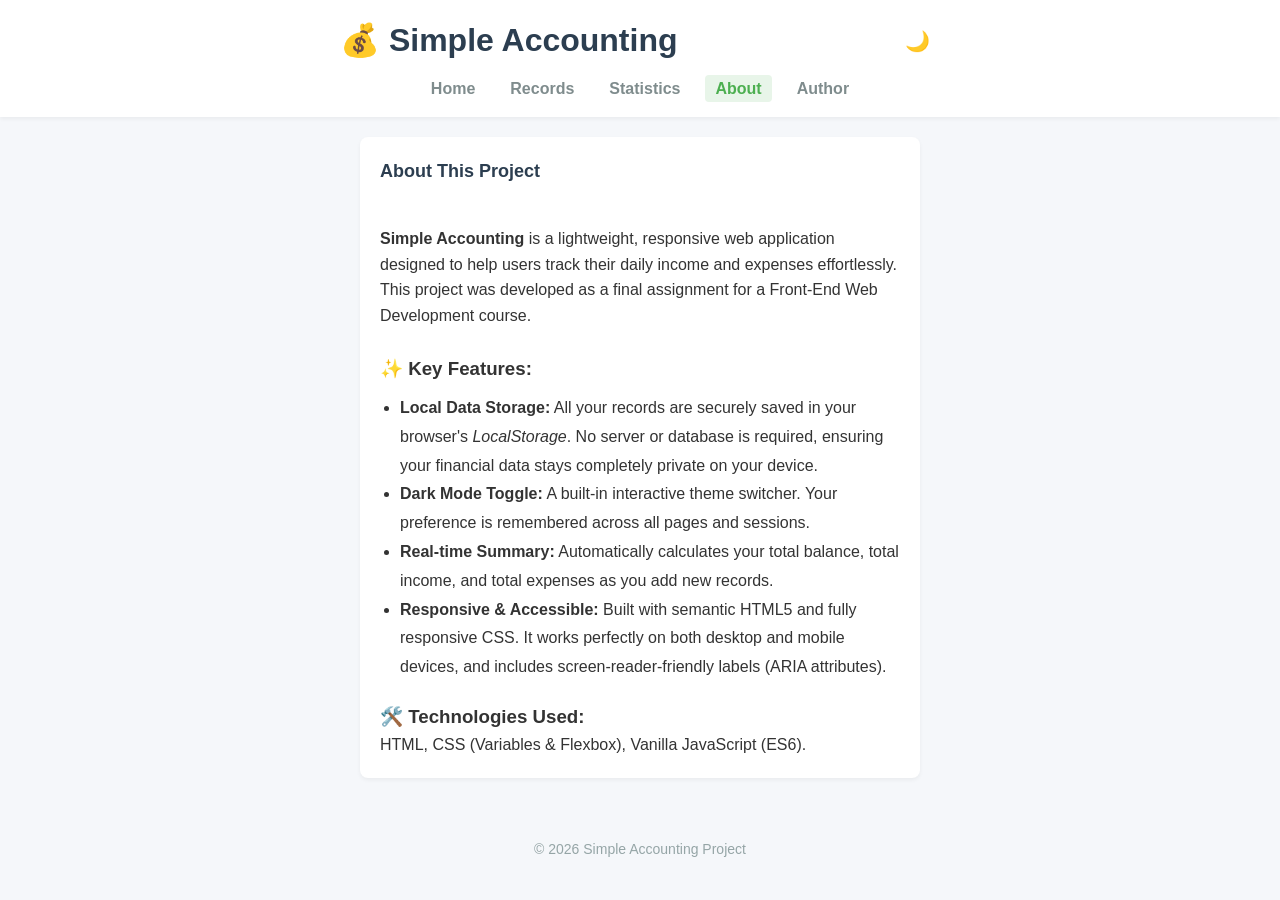
<file: about.html>
<!DOCTYPE html>
<html lang="en">
<head>
    <meta charset="UTF-8">
    <meta name="viewport" content="width=device-width, initial-scale=1.0">
    <title>About - Simple Accounting</title>
    <link rel="stylesheet" href="style.css">
</head>
<body>
    <header>
        <div style="display: flex; justify-content: space-between; align-items: center; max-width: 600px; margin: 0 auto 10px;">
            <h1 style="margin: 0;">💰 Simple Accounting</h1>
            <button id="theme-toggle" class="theme-toggle-btn" aria-label="Toggle Dark Mode">🌙</button>
        </div>
        <nav aria-label="Main Menu">
            <ul>
                <li><a href="index.html">Home</a ></li>
                <li><a href="records.html">Records</a ></li>
                <li><a href="stats.html">Statistics</a ></li>
                <li><a href="about.html" aria-current="page">About</a ></li>
                <li><a href="author.html">Author</a ></li>
            </ul>
        </nav>
    </header>

    <main class="container">
        <section class="form-card">
            <h2>About This Project</h2>
            <br>
            <p><strong>Simple Accounting</strong> is a lightweight, responsive web application designed to help users track their daily income and expenses effortlessly. This project was developed as a final assignment for a Front-End Web Development course.</p >
            <br>
            <h3>✨ Key Features:</h3>
            <ul style="margin-left: 20px; line-height: 1.8; margin-top: 10px; margin-bottom: 20px;">
                <li><strong>Local Data Storage:</strong> All your records are securely saved in your browser's <em>LocalStorage</em>. No server or database is required, ensuring your financial data stays completely private on your device.</li>
                <li><strong>Dark Mode Toggle:</strong> A built-in interactive theme switcher. Your preference is remembered across all pages and sessions.</li>
                <li><strong>Real-time Summary:</strong> Automatically calculates your total balance, total income, and total expenses as you add new records.</li>
                <li><strong>Responsive & Accessible:</strong> Built with semantic HTML5 and fully responsive CSS. It works perfectly on both desktop and mobile devices, and includes screen-reader-friendly labels (ARIA attributes).</li>
            </ul>
            <h3>🛠️ Technologies Used:</h3>
            <p>HTML, CSS (Variables & Flexbox), Vanilla JavaScript (ES6).</p >
        </section>
    </main>

    <footer>
        <p>&copy; 2026 Simple Accounting Project</p >
    </footer>

    <script>
        const themeToggleBtn = document.getElementById('theme-toggle');
        if (localStorage.getItem('theme') === 'dark') { document.body.classList.add('dark-mode'); if (themeToggleBtn) themeToggleBtn.textContent = '☀️'; }
        if (themeToggleBtn) {
            themeToggleBtn.addEventListener('click', () => {
                document.body.classList.toggle('dark-mode');
                if (document.body.classList.contains('dark-mode')) { themeToggleBtn.textContent = '☀️'; localStorage.setItem('theme', 'dark'); } 
                else { themeToggleBtn.textContent = '🌙'; localStorage.setItem('theme', 'light'); }
            });
        }
    </script>
</body>
</html>
</file>
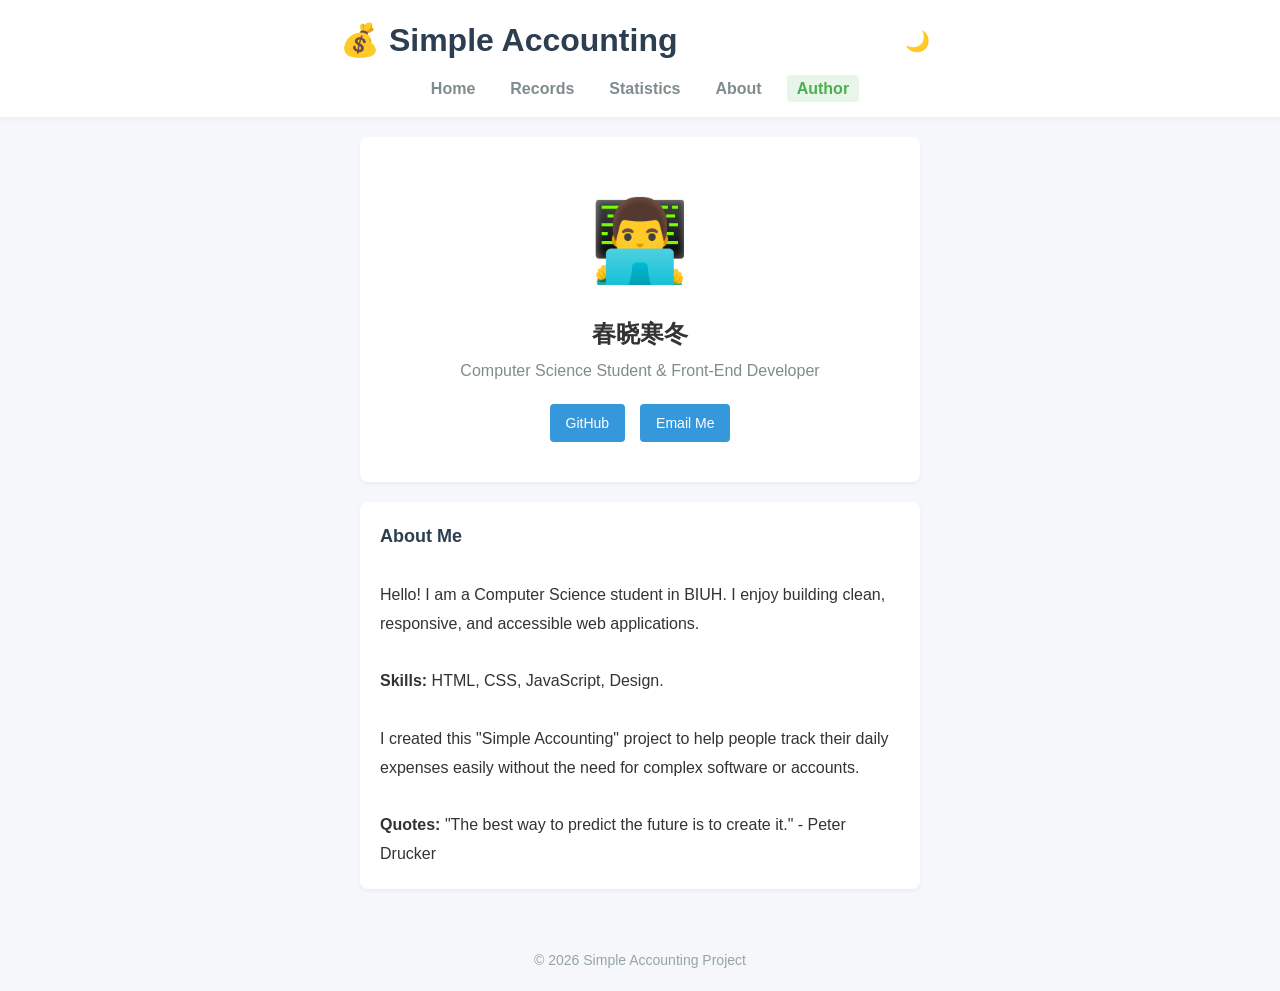
<file: author.html>
<!DOCTYPE html>
<html lang="en">
<head>
    <meta charset="UTF-8">
    <meta name="viewport" content="width=device-width, initial-scale=1.0">
    <title>Author - Simple Accounting</title>
    <link rel="stylesheet" href="style.css">
    <style>
        .profile-card { text-align: center; background: var(--card-bg); padding: 40px 20px; border-radius: 8px; box-shadow: 0 2px 4px rgba(0,0,0,0.05); margin-bottom: 20px; }
        .profile-avatar { font-size: 80px; margin-bottom: 10px; }
        .profile-card h2 { color: var(--text-color); margin-bottom: 5px; }
        .profile-card .role { color: #7f8c8d; font-size: 16px; margin-bottom: 20px; }
        .contact-links { margin-top: 20px; display: flex; justify-content: center; gap: 15px; flex-wrap: wrap; }
        .contact-links a { text-decoration: none; color: white; background: #3498db; padding: 8px 16px; border-radius: 4px; font-size: 14px; transition: background 0.2s; }
        .contact-links a:hover { background: #2980b9; }
        .profile-text { text-align: left; margin-top: 30px; line-height: 1.8; color: var(--text-color); }
    </style>
</head>
<body>
    <header>
        <div style="display: flex; justify-content: space-between; align-items: center; max-width: 600px; margin: 0 auto 10px;">
            <h1 style="margin: 0;">💰 Simple Accounting</h1>
            <button id="theme-toggle" class="theme-toggle-btn" aria-label="Toggle Dark Mode">🌙</button>
        </div>
        <nav aria-label="Main Menu">
            <ul>
                <li><a href="index.html">Home</a ></li>
                <li><a href="records.html">Records</a ></li>
                <li><a href="stats.html">Statistics</a ></li>
                <li><a href="about.html">About</a ></li>
                <li><a href="author.html" aria-current="page">Author</a ></li>
            </ul>
        </nav>
    </header>

    <main class="container">
        <section class="profile-card">
            <div class="profile-avatar">👨‍💻</div>
            <!-- 这里你可以把 Allan 换成你的真实名字 -->
            <h2>春晓寒冬</h2>
            <p class="role">Computer Science Student & Front-End Developer</p >
            
            <div class="contact-links">
                <a href="https://github.com/allan601" target="_blank">GitHub</a >
                <a href="mailto:your-email@example.com">Email Me</a >
            </div>
        </section>

        <section class="form-card">
            <h2>About Me</h2>
            <div class="profile-text">
                <p>Hello! I am a  Computer Science student in BIUH. I enjoy building clean, responsive, and accessible web applications.</p >
                <br>
                <p><strong>Skills:</strong> HTML, CSS, JavaScript,  Design.</p >
                <br>
                <p>I created this "Simple Accounting" project to help people track their daily expenses easily without the need for complex software or accounts.</p >
                <br>
                <p><strong>Quotes:</strong> "The best way to predict the future is to create it." - Peter Drucker</p >   
            </div>
        </section>
    </main>

    <footer>
        <p>&copy; 2026 Simple Accounting Project</p >
    </footer>

    <script>
        const themeToggleBtn = document.getElementById('theme-toggle');
        if (localStorage.getItem('theme') === 'dark') { document.body.classList.add('dark-mode'); if (themeToggleBtn) themeToggleBtn.textContent = '☀️'; }
        if (themeToggleBtn) {
            themeToggleBtn.addEventListener('click', () => {
                document.body.classList.toggle('dark-mode');
                if (document.body.classList.contains('dark-mode')) { themeToggleBtn.textContent = '☀️'; localStorage.setItem('theme', 'dark'); } 
                else { themeToggleBtn.textContent = '🌙'; localStorage.setItem('theme', 'light'); }
            });
        }
    </script>
</body>
</html>
</file>
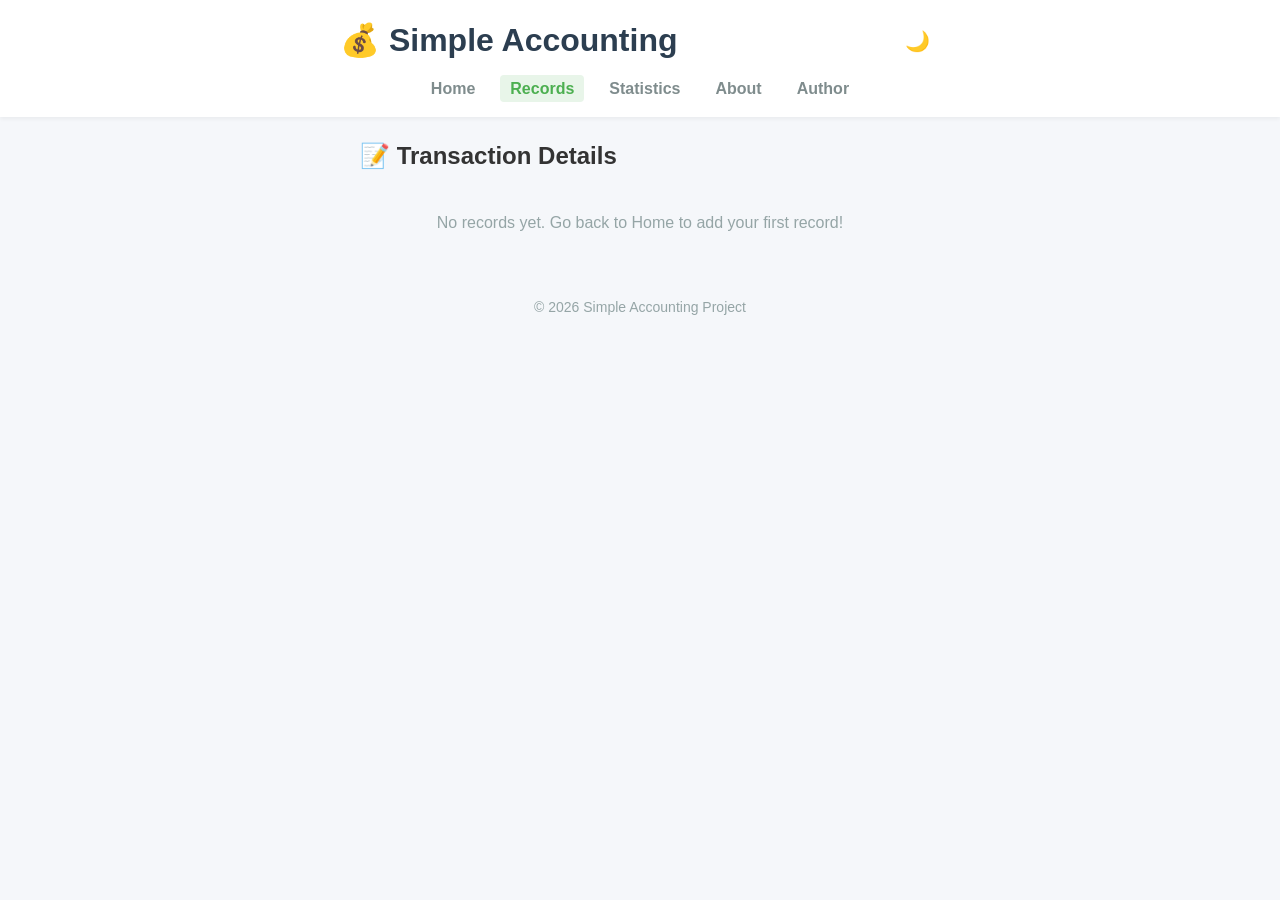
<file: records.html>
<!DOCTYPE html>
<html lang="en">
<head>
    <meta charset="UTF-8">
    <meta name="viewport" content="width=device-width, initial-scale=1.0">
    <title>Records - Simple Accounting</title>
    <link rel="stylesheet" href="style.css">
</head>
<body>
    <header>
        <div style="display: flex; justify-content: space-between; align-items: center; max-width: 600px; margin: 0 auto 10px;">
            <h1 style="margin: 0;">💰 Simple Accounting</h1>
            <button id="theme-toggle" class="theme-toggle-btn" aria-label="Toggle Dark Mode">🌙</button>
        </div>
        <nav aria-label="Main Menu">
            <ul>
                <li><a href="index.html">Home</a ></li>
                <li><a href="records.html" aria-current="page">Records</a ></li>
                <li><a href="stats.html">Statistics</a ></li>
                <li><a href="about.html">About</a ></li>
                <li><a href="author.html">Author</a ></li>
            </ul>
        </nav>
    </header>

    <main class="container">
        <section>
            <div class="list-header">
                <h2>📝 Transaction Details</h2>
            </div>
            <ul class="record-list" id="record-list"></ul>
        </section>
    </main>

    <footer>
        <p>&copy; 2026 Simple Accounting Project</p >
    </footer>

    <script>
        const STORAGE_KEY = 'accounting_records';
        function getRecords() { return JSON.parse(localStorage.getItem(STORAGE_KEY)) || []; }
        function renderList() {
            const records = getRecords();
            const listEl = document.getElementById('record-list');
            records.sort((a, b) => new Date(b.date) - new Date(a.date));
            listEl.innerHTML = '';
            if (records.length === 0) {
                listEl.innerHTML = '<li class="empty-msg">No records yet. Go back to Home to add your first record!</li>';
                return;
            }
            records.forEach(record => {
                const li = document.createElement('li');
                li.className = `record-item ${record.type}`;
                const sign = record.type === 'income' ? '+' : '-';
                li.innerHTML = `
                    <div class="record-info">
                        <span class="record-date">${record.date}</span>
                        <span class="record-note">${record.note || 'No note'}</span>
                    </div>
                    <div class="record-action">
                        <span class="record-amount ${record.type}">${sign}${record.amount.toFixed(2)}</span>
                        <button class="delete-btn" onclick="deleteRecord('${record.id}')">Delete</button>
                    </div>
                `;
                listEl.appendChild(li);
            });
        }
        function deleteRecord(id) {
            if (!confirm('Are you sure you want to delete this record?')) return;
            let records = getRecords();
            records = records.filter(record => record.id !== id);
            localStorage.setItem(STORAGE_KEY, JSON.stringify(records));
            renderList();
        }
        renderList();

        const themeToggleBtn = document.getElementById('theme-toggle');
        if (localStorage.getItem('theme') === 'dark') { document.body.classList.add('dark-mode'); if (themeToggleBtn) themeToggleBtn.textContent = '☀️'; }
        if (themeToggleBtn) {
            themeToggleBtn.addEventListener('click', () => {
                document.body.classList.toggle('dark-mode');
                if (document.body.classList.contains('dark-mode')) { themeToggleBtn.textContent = '☀️'; localStorage.setItem('theme', 'dark'); } 
                else { themeToggleBtn.textContent = '🌙'; localStorage.setItem('theme', 'light'); }
            });
        }
    </script>
</body>
</html>
</file>
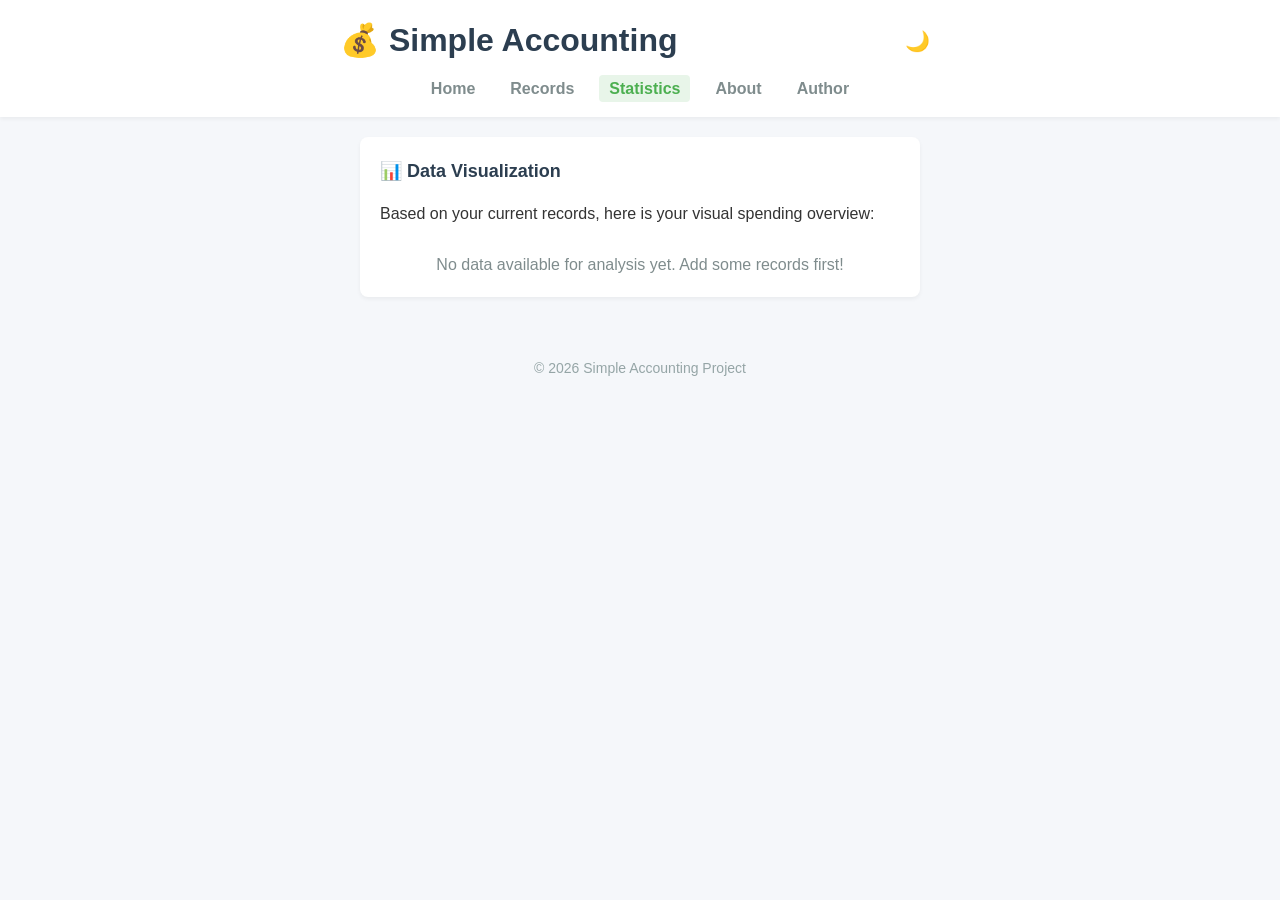
<file: stats.html>
<!DOCTYPE html>
<html lang="en">
<head>
    <meta charset="UTF-8">
    <meta name="viewport" content="width=device-width, initial-scale=1.0">
    <title>Statistics - Simple Accounting</title>
    <link rel="stylesheet" href="style.css">
    <style>
        /* 专门为图表加的样式 */
        .chart-container {
            margin-top: 20px;
        }
        .chart-row {
            margin-bottom: 15px;
        }
        .chart-label {
            display: flex;
            justify-content: space-between;
            font-size: 14px;
            margin-bottom: 5px;
            font-weight: bold;
        }
        .chart-bar-bg {
            width: 100%;
            height: 20px;
            background-color: var(--border-color);
            border-radius: 10px;
            overflow: hidden;
        }
        .chart-bar-fill {
            height: 100%;
            border-radius: 10px;
            transition: width 1s ease-in-out; /* 动画效果 */
        }
        .fill-income { background-color: var(--income-color); }
        .fill-expense { background-color: var(--expense-color); }
        .fill-category { background-color: #3498db; } /* 分类图表用蓝色 */
    </style>
</head>
<body>
    <header>
        <div style="display: flex; justify-content: space-between; align-items: center; max-width: 600px; margin: 0 auto 10px;">
            <h1 style="margin: 0;">💰 Simple Accounting</h1>
            <button id="theme-toggle" class="theme-toggle-btn" aria-label="Toggle Dark Mode">🌙</button>
        </div>
        <nav aria-label="Main Menu">
            <ul>
                <li><a href="index.html">Home</a ></li>
                <li><a href="records.html">Records</a ></li>
                <li><a href="stats.html" aria-current="page">Statistics</a ></li>
                <li><a href="about.html">About</a ></li>
                <li><a href="author.html">Author</a ></li>
            </ul>
        </nav>
    </header>

    <main class="container">
        <section class="form-card">
            <h2>📊 Data Visualization</h2>
            <p>Based on your current records, here is your visual spending overview:</p >
            <br>
            <div id="stats-content">
                <!-- JS 会把图表渲染到这里面 -->
            </div>
        </section>
    </main>

    <footer>
        <p>&copy; 2026 Simple Accounting Project</p >
    </footer>

    <script>
        const STORAGE_KEY = 'accounting_records';
        const records = JSON.parse(localStorage.getItem(STORAGE_KEY)) || [];
        const statsEl = document.getElementById('stats-content');

        if (records.length === 0) {
            statsEl.innerHTML = '<p style="text-align:center; color:#7f8c8d;">No data available for analysis yet. Add some records first!</p >';
        } else {
            // 1. 计算总收入与总支出
            let totalIncome = 0;
            let totalExpense = 0;
            let expenseCategories = {}; // 用于记录分类支出 (备注作为分类)

            records.forEach(r => {
                if (r.type === 'income') {
                    totalIncome += r.amount;
                } else {
                    totalExpense += r.amount;
                    // 统计分类支出（如果没写备注，就叫 Uncategorized）
                    let cat = r.note || 'Uncategorized';
                    expenseCategories[cat] = (expenseCategories[cat] || 0) + r.amount;
                }
            });

            const totalFlow = totalIncome + totalExpense;

            // 2. 生成收入 vs 支出的 HTML 进度条
            let incomePercent = totalFlow === 0 ? 0 : (totalIncome / totalFlow * 100).toFixed(1);
            let expensePercent = totalFlow === 0 ? 0 : (totalExpense / totalFlow * 100).toFixed(1);

            let html = `
                <h3 style="margin-bottom: 15px; border-bottom: 1px solid var(--border-color); padding-bottom: 10px;">Income vs Expense</h3>
                <div class="chart-container">
                    <div class="chart-row">
                        <div class="chart-label">
                            <span>Income</span>
                            <span style="color: var(--income-color);">$${totalIncome.toFixed(2)} (${incomePercent}%)</span>
                        </div>
                        <div class="chart-bar-bg">
                            <div class="chart-bar-fill fill-income" style="width: ${incomePercent}%;"></div>
                        </div>
                    </div>
                    
                    <div class="chart-row">
                        <div class="chart-label">
                            <span>Expense</span>
                            <span style="color: var(--expense-color);">$${totalExpense.toFixed(2)} (${expensePercent}%)</span>
                        </div>
                        <div class="chart-bar-bg">
                            <div class="chart-bar-fill fill-expense" style="width: ${expensePercent}%;"></div>
                        </div>
                    </div>
                </div>
                <br><br>
                <h3 style="margin-bottom: 15px; border-bottom: 1px solid var(--border-color); padding-bottom: 10px;">Expense Breakdown by Note</h3>
                <div class="chart-container">
            `;

            // 3. 生成分类支出图表
            if (totalExpense === 0) {
                html += `<p style="color:#7f8c8d;">No expenses recorded yet.</p >`;
            } else {
                // 按金额从大到小排序
                const sortedCategories = Object.entries(expenseCategories).sort((a, b) => b[1] - a[1]);
                
                sortedCategories.forEach(([category, amount]) => {
                    let percent = (amount / totalExpense * 100).toFixed(1);
                    html += `
                        <div class="chart-row">
                            <div class="chart-label">
                                <span>📌 ${category}</span>
                                <span>$${amount.toFixed(2)} (${percent}%)</span>
                            </div>
                            <div class="chart-bar-bg">
                                <div class="chart-bar-fill fill-category" style="width: ${percent}%;"></div>
                            </div>
                        </div>
                    `;
                });
            }

            html += `</div>`; // 结束 chart-container
            statsEl.innerHTML = html;
        }

        // ========== Dark Mode Logic ==========
        const themeToggleBtn = document.getElementById('theme-toggle');
        if (localStorage.getItem('theme') === 'dark') { document.body.classList.add('dark-mode'); if (themeToggleBtn) themeToggleBtn.textContent = '☀️'; }
        if (themeToggleBtn) {
            themeToggleBtn.addEventListener('click', () => {
                document.body.classList.toggle('dark-mode');
                if (document.body.classList.contains('dark-mode')) { themeToggleBtn.textContent = '☀️'; localStorage.setItem('theme', 'dark'); } 
                else { themeToggleBtn.textContent = '🌙'; localStorage.setItem('theme', 'light'); }
            });
        }
    </script>
</body>
</html>
</file>
<file: style.css>
:root {
    --primary-color: #4CAF50;
    --expense-color: #f44336;
    --income-color: #4CAF50;
    --bg-color: #f5f7fa;
    --card-bg: #ffffff;
    --text-color: #333333;
    --border-color: #e0e0e0;
}

* {
    box-sizing: border-box;
    margin: 0;
    padding: 0;
}

/* 屏幕阅读器辅助类 (提升无障碍性) */
.sr-only {
    position: absolute;
    width: 1px;
    height: 1px;
    padding: 0;
    margin: -1px;
    overflow: hidden;
    clip: rect(0, 0, 0, 0);
    white-space: nowrap;
    border-width: 0;
}

body {
    font-family: -apple-system, BlinkMacSystemFont, "Segoe UI", Roboto, "Helvetica Neue", Arial, sans-serif;
    background-color: var(--bg-color);
    color: var(--text-color);
    line-height: 1.6;
}

/* 导航栏样式 */
header {
    background-color: var(--card-bg);
    box-shadow: 0 2px 4px rgba(0,0,0,0.05);
    padding: 15px 20px;
    margin-bottom: 20px;
}

header h1 {
    text-align: center;
    margin-bottom: 10px;
    color: #2c3e50;
}

nav ul {
    display: flex;
    justify-content: center;
    list-style: none;
    gap: 15px;
    flex-wrap: wrap;
}

nav a {
    text-decoration: none;
    color: #7f8c8d;
    font-weight: bold;
    padding: 5px 10px;
    border-radius: 4px;
    transition: all 0.2s;
}

nav a:hover, nav a[aria-current="page"] {
    color: var(--primary-color);
    background-color: #e8f5e9;
}

/* 主内容容器 */
.container {
    max-width: 600px;
    margin: 0 auto;
    padding: 0 20px 20px;
}

/* 匯總卡片 */
.summary {
    display: flex;
    justify-content: space-between;
    background: var(--card-bg);
    padding: 20px;
    border-radius: 8px;
    box-shadow: 0 2px 4px rgba(0,0,0,0.05);
    margin-bottom: 20px;
}

.summary-item {
    text-align: center;
    flex: 1;
}

.summary-item span {
    display: block;
    font-size: 14px;
    color: #7f8c8d;
    margin-bottom: 5px;
}

.summary-item strong {
    font-size: 20px;
}

.balance { color: #2c3e50; }
.income { color: var(--income-color); }
.expense { color: var(--expense-color); }

/* 表單區域 */
.form-card {
    background: var(--card-bg);
    padding: 20px;
    border-radius: 8px;
    box-shadow: 0 2px 4px rgba(0,0,0,0.05);
    margin-bottom: 20px;
}

.form-card h2 {
    font-size: 18px;
    margin-bottom: 15px;
    color: #2c3e50;
}

.form-group {
    display: flex;
    gap: 10px;
    margin-bottom: 15px;
    flex-wrap: wrap;
}

.form-group input, .form-group select {
    flex: 1;
    padding: 10px;
    border: 1px solid var(--border-color);
    border-radius: 4px;
    font-size: 14px;
    min-width: 120px;
}

.form-group input:focus, .form-group select:focus {
    outline: none;
    border-color: var(--primary-color);
}

button {
    width: 100%;
    padding: 12px;
    background-color: var(--primary-color);
    color: white;
    border: none;
    border-radius: 4px;
    font-size: 16px;
    cursor: pointer;
    transition: background 0.2s;
}

button:hover {
    background-color: #45a049;
}

/* 列表區域 */
.list-header {
    display: flex;
    justify-content: space-between;
    align-items: center;
    margin-bottom: 15px;
}

.record-list {
    list-style: none;
}

.record-item {
    background: var(--card-bg);
    padding: 15px;
    border-radius: 8px;
    margin-bottom: 10px;
    display: flex;
    justify-content: space-between;
    align-items: center;
    box-shadow: 0 1px 3px rgba(0,0,0,0.05);
    border-left: 4px solid transparent;
}

.record-item.income { border-left-color: var(--income-color); }
.record-item.expense { border-left-color: var(--expense-color); }

.record-info {
    display: flex;
    flex-direction: column;
}

.record-date {
    font-size: 12px;
    color: #95a5a6;
}

.record-note {
    font-size: 16px;
    font-weight: 500;
    margin-top: 4px;
}

.record-action {
    display: flex;
    align-items: center;
    gap: 15px;
}

.record-amount {
    font-size: 18px;
    font-weight: bold;
}

.record-amount.income { color: var(--income-color); }
.record-amount.expense { color: var(--expense-color); }

.delete-btn {
    background: #e74c3c;
    color: white;
    border: none;
    padding: 5px 10px;
    border-radius: 4px;
    cursor: pointer;
    font-size: 12px;
    width: auto;
}

.delete-btn:hover {
    background: #c0392b;
}

.empty-msg {
    text-align: center;
    color: #95a5a6;
    padding: 20px;
}

footer {
    text-align: center;
    padding: 20px;
    color: #95a5a6;
    font-size: 14px;
}
/* =========================================
   深色模式 (Dark Mode) 样式
   ========================================= */
body.dark-mode {
    --bg-color: #121212;        /* 深色背景 */
    --card-bg: #1e1e1e;         /* 深色卡片 */
    --text-color: #e0e0e0;      /* 浅色文字 */
    --border-color: #333333;    /* 深色边框 */
}

/* 针对导航栏在深色模式下的微调 */
body.dark-mode header {
    background-color: #1e1e1e;
}

body.dark-mode nav a:hover, 
body.dark-mode nav a[aria-current="page"] {
    background-color: #2c2c2c;
    color: #81c784;
}

/* 深色模式下的输入框背景 */
body.dark-mode input, 
body.dark-mode select {
    background-color: #2c2c2c;
    color: #ffffff;
}

/* 深色模式切换按钮的样式 */
.theme-toggle-btn {
    background: transparent;
    border: none;
    font-size: 20px;
    cursor: pointer;
    padding: 5px 10px;
    border-radius: 50%;
    transition: transform 0.3s;
    width: auto; /* 覆盖全局按钮100%宽度 */
}

.theme-toggle-btn:hover {
    transform: scale(1.2);
    background: rgba(128, 128, 128, 0.2) !important; /* 覆盖之前的绿色hover */
}
</file>
